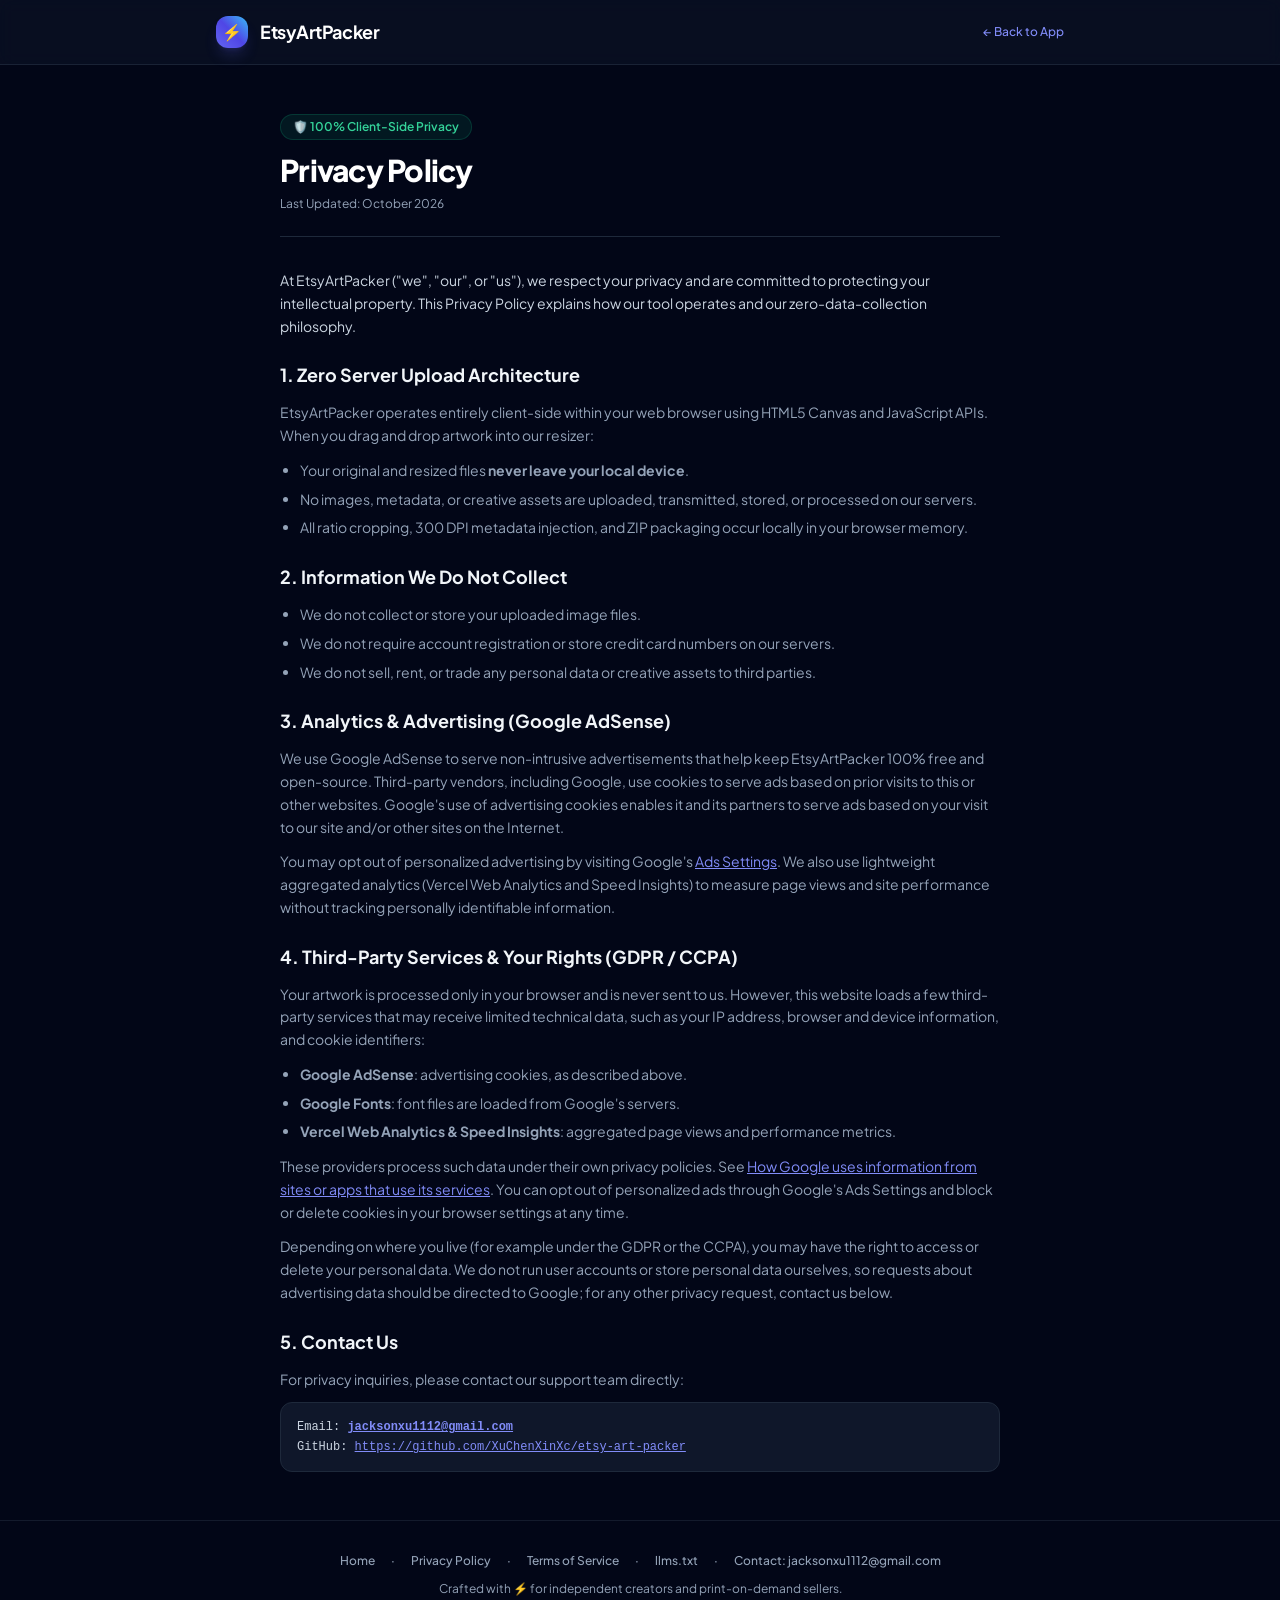
<file: privacy/index.html>
<!DOCTYPE html>
<html lang="en">
<head>
  <meta charset="UTF-8">
  <meta name="viewport" content="width=device-width, initial-scale=1.0">
  <title>Privacy Policy — EtsyArtPacker</title>
  <link rel="canonical" href="https://www.etsyartpacker.com/privacy">
  <link rel="icon" type="image/svg+xml" href="/favicon.svg">
  <link rel="stylesheet" href="/assets/tailwind.css">
  <style>
    @import url('https://fonts.googleapis.com/css2?family=Plus+Jakarta+Sans:wght@400;500;600;700;800&family=JetBrains+Mono:wght@400;500&display=swap');
    body { font-family: 'Plus Jakarta Sans', -apple-system, sans-serif; }
  </style>
</head>
<body class="bg-slate-950 text-slate-100 min-h-screen flex flex-col antialiased selection:bg-indigo-500 selection:text-white">

  <!-- Header -->
  <header class="border-b border-slate-800/80 bg-slate-900/50 backdrop-blur sticky top-0 z-50">
    <div class="max-w-4xl mx-auto px-6 h-16 flex items-center justify-between">
      <a href="/" class="flex items-center gap-3 group">
        <div class="w-8 h-8 rounded-xl bg-gradient-to-tr from-indigo-500 via-indigo-600 to-sky-400 flex items-center justify-center font-black text-white text-base shadow-lg shadow-indigo-500/20 group-hover:scale-105 transition-transform">
          ⚡
        </div>
        <span class="font-bold text-lg text-white tracking-tight">EtsyArtPacker</span>
      </a>
      <a href="/" class="text-xs text-indigo-400 hover:text-indigo-300 font-medium transition flex items-center gap-1">
        ← Back to App
      </a>
    </div>
  </header>

  <!-- Content -->
  <main class="max-w-3xl mx-auto px-6 py-12 flex-1 w-full space-y-8">
    <div class="border-b border-slate-800 pb-6">
      <div class="inline-flex items-center gap-1.5 px-3 py-1 rounded-full bg-emerald-500/10 border border-emerald-500/20 text-emerald-400 text-xs font-semibold mb-3">
        🛡️ 100% Client-Side Privacy
      </div>
      <h1 class="text-3xl font-extrabold text-white tracking-tight">Privacy Policy</h1>
      <p class="text-xs text-slate-400 mt-2">Last Updated: October 2026</p>
    </div>

    <div class="prose prose-invert max-w-none text-slate-300 space-y-6 text-sm leading-relaxed">
      <p>
        At EtsyArtPacker ("we", "our", or "us"), we respect your privacy and are committed to protecting your intellectual property. This Privacy Policy explains how our tool operates and our zero-data-collection philosophy.
      </p>

      <section class="space-y-3">
        <h2 class="text-lg font-bold text-slate-100">1. Zero Server Upload Architecture</h2>
        <p class="text-slate-400">
          EtsyArtPacker operates entirely client-side within your web browser using HTML5 Canvas and JavaScript APIs. When you drag and drop artwork into our resizer:
        </p>
        <ul class="list-disc pl-5 space-y-1.5 text-slate-400">
          <li>Your original and resized files <strong>never leave your local device</strong>.</li>
          <li>No images, metadata, or creative assets are uploaded, transmitted, stored, or processed on our servers.</li>
          <li>All ratio cropping, 300 DPI metadata injection, and ZIP packaging occur locally in your browser memory.</li>
        </ul>
      </section>

      <section class="space-y-3">
        <h2 class="text-lg font-bold text-slate-100">2. Information We Do Not Collect</h2>
        <ul class="list-disc pl-5 space-y-1.5 text-slate-400">
          <li>We do not collect or store your uploaded image files.</li>
          <li>We do not require account registration or store credit card numbers on our servers.</li>
          <li>We do not sell, rent, or trade any personal data or creative assets to third parties.</li>
        </ul>
      </section>

      <section class="space-y-3">
        <h2 class="text-lg font-bold text-slate-100">3. Analytics & Advertising (Google AdSense)</h2>
        <p class="text-slate-400">
          We use Google AdSense to serve non-intrusive advertisements that help keep EtsyArtPacker 100% free and open-source. Third-party vendors, including Google, use cookies to serve ads based on prior visits to this or other websites. Google's use of advertising cookies enables it and its partners to serve ads based on your visit to our site and/or other sites on the Internet.
        </p>
        <p class="text-slate-400">
          You may opt out of personalized advertising by visiting Google's <a href="https://adssettings.google.com" target="_blank" rel="noopener noreferrer" class="text-indigo-400 underline">Ads Settings</a>. We also use lightweight aggregated analytics (Vercel Web Analytics and Speed Insights) to measure page views and site performance without tracking personally identifiable information.
        </p>
      </section>

      <section class="space-y-3">
        <h2 class="text-lg font-bold text-slate-100">4. Third-Party Services & Your Rights (GDPR / CCPA)</h2>
        <p class="text-slate-400">
          Your artwork is processed only in your browser and is never sent to us. However, this website loads a few third-party services that may receive limited technical data, such as your IP address, browser and device information, and cookie identifiers:
        </p>
        <ul class="list-disc pl-5 space-y-1.5 text-slate-400">
          <li><strong>Google AdSense</strong>: advertising cookies, as described above.</li>
          <li><strong>Google Fonts</strong>: font files are loaded from Google's servers.</li>
          <li><strong>Vercel Web Analytics & Speed Insights</strong>: aggregated page views and performance metrics.</li>
        </ul>
        <p class="text-slate-400">
          These providers process such data under their own privacy policies. See <a href="https://policies.google.com/technologies/partner-sites" target="_blank" rel="noopener noreferrer" class="text-indigo-400 underline">How Google uses information from sites or apps that use its services</a>. You can opt out of personalized ads through Google's Ads Settings and block or delete cookies in your browser settings at any time.
        </p>
        <p class="text-slate-400">
          Depending on where you live (for example under the GDPR or the CCPA), you may have the right to access or delete your personal data. We do not run user accounts or store personal data ourselves, so requests about advertising data should be directed to Google; for any other privacy request, contact us below.
        </p>
      </section>

      <section class="space-y-3">
        <h2 class="text-lg font-bold text-slate-100">5. Contact Us</h2>
        <p class="text-slate-400">
          For privacy inquiries, please contact our support team directly:
        </p>
        <div class="p-4 rounded-xl bg-slate-900 border border-slate-800 text-xs font-mono space-y-1">
          <div>Email: <a href="mailto:jacksonxu1112@gmail.com" class="text-indigo-400 hover:text-indigo-300 underline font-semibold">jacksonxu1112@gmail.com</a></div>
          <div>GitHub: <a href="https://github.com/XuChenXinXc/etsy-art-packer" target="_blank" rel="noopener noreferrer" class="text-indigo-400 hover:text-indigo-300 underline">https://github.com/XuChenXinXc/etsy-art-packer</a></div>
        </div>
      </section>
    </div>
  </main>

  <!-- Footer -->
  <footer class="border-t border-slate-800/60 py-8 text-center text-xs text-slate-400 space-y-3">
    <div class="flex flex-wrap items-center justify-center gap-4 text-slate-400 font-medium">
      <a href="/" class="hover:text-indigo-400 transition">Home</a>
      <span>·</span>
      <a href="/privacy" class="hover:text-indigo-400 transition">Privacy Policy</a>
      <span>·</span>
      <a href="/terms" class="hover:text-indigo-400 transition">Terms of Service</a>
      <span>·</span>
      <a href="/llms.txt" class="hover:text-indigo-400 transition">llms.txt</a>
      <span>·</span>
      <a href="mailto:jacksonxu1112@gmail.com" class="hover:text-indigo-400 transition">Contact: jacksonxu1112@gmail.com</a>
    </div>
    <p>
      Crafted with ⚡ for independent creators and print-on-demand sellers.
    </p>
  </footer>
</body>
</html>
</file>
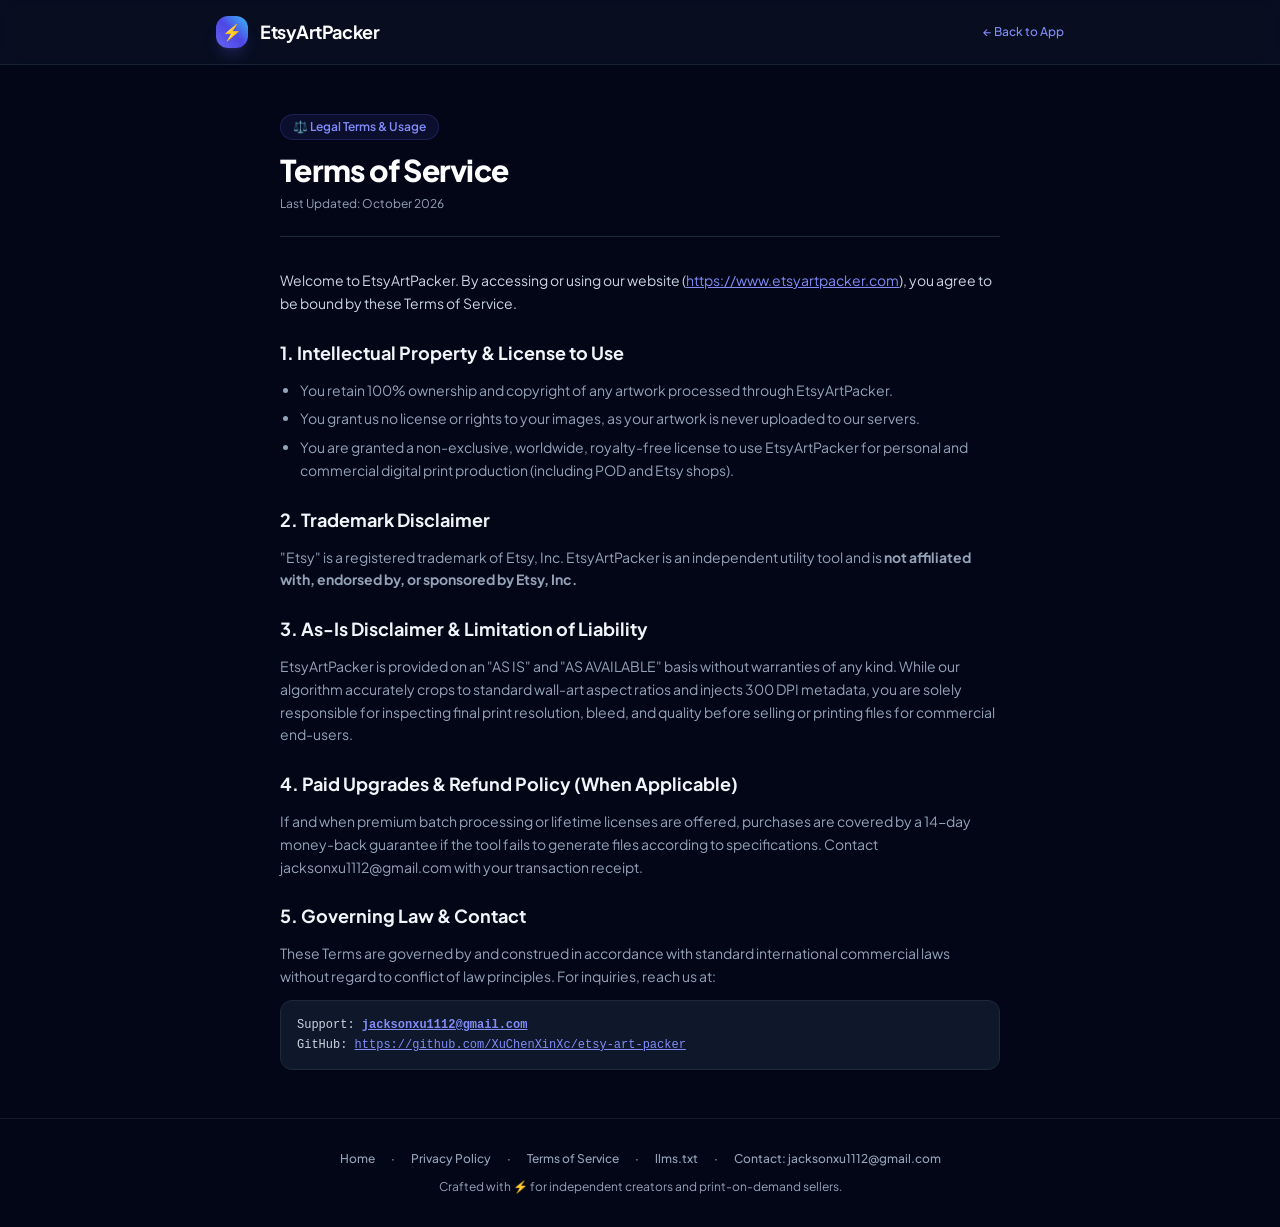
<file: terms/index.html>
<!DOCTYPE html>
<html lang="en">
<head>
  <meta charset="UTF-8">
  <meta name="viewport" content="width=device-width, initial-scale=1.0">
  <title>Terms of Service — EtsyArtPacker</title>
  <link rel="canonical" href="https://www.etsyartpacker.com/terms">
  <link rel="icon" type="image/svg+xml" href="/favicon.svg">
  <link rel="stylesheet" href="/assets/tailwind.css">
  <style>
    @import url('https://fonts.googleapis.com/css2?family=Plus+Jakarta+Sans:wght@400;500;600;700;800&family=JetBrains+Mono:wght@400;500&display=swap');
    body { font-family: 'Plus Jakarta Sans', -apple-system, sans-serif; }
  </style>
</head>
<body class="bg-slate-950 text-slate-100 min-h-screen flex flex-col antialiased selection:bg-indigo-500 selection:text-white">

  <!-- Header -->
  <header class="border-b border-slate-800/80 bg-slate-900/50 backdrop-blur sticky top-0 z-50">
    <div class="max-w-4xl mx-auto px-6 h-16 flex items-center justify-between">
      <a href="/" class="flex items-center gap-3 group">
        <div class="w-8 h-8 rounded-xl bg-gradient-to-tr from-indigo-500 via-indigo-600 to-sky-400 flex items-center justify-center font-black text-white text-base shadow-lg shadow-indigo-500/20 group-hover:scale-105 transition-transform">
          ⚡
        </div>
        <span class="font-bold text-lg text-white tracking-tight">EtsyArtPacker</span>
      </a>
      <a href="/" class="text-xs text-indigo-400 hover:text-indigo-300 font-medium transition flex items-center gap-1">
        ← Back to App
      </a>
    </div>
  </header>

  <!-- Content -->
  <main class="max-w-3xl mx-auto px-6 py-12 flex-1 w-full space-y-8">
    <div class="border-b border-slate-800 pb-6">
      <div class="inline-flex items-center gap-1.5 px-3 py-1 rounded-full bg-indigo-500/10 border border-indigo-500/20 text-indigo-400 text-xs font-semibold mb-3">
        ⚖️ Legal Terms & Usage
      </div>
      <h1 class="text-3xl font-extrabold text-white tracking-tight">Terms of Service</h1>
      <p class="text-xs text-slate-400 mt-2">Last Updated: October 2026</p>
    </div>

    <div class="prose prose-invert max-w-none text-slate-300 space-y-6 text-sm leading-relaxed">
      <p>
        Welcome to EtsyArtPacker. By accessing or using our website (<a href="https://www.etsyartpacker.com" class="text-indigo-400 underline">https://www.etsyartpacker.com</a>), you agree to be bound by these Terms of Service.
      </p>

      <section class="space-y-3">
        <h2 class="text-lg font-bold text-slate-100">1. Intellectual Property & License to Use</h2>
        <ul class="list-disc pl-5 space-y-1.5 text-slate-400">
          <li>You retain 100% ownership and copyright of any artwork processed through EtsyArtPacker.</li>
          <li>You grant us no license or rights to your images, as your artwork is never uploaded to our servers.</li>
          <li>You are granted a non-exclusive, worldwide, royalty-free license to use EtsyArtPacker for personal and commercial digital print production (including POD and Etsy shops).</li>
        </ul>
      </section>

      <section class="space-y-3">
        <h2 class="text-lg font-bold text-slate-100">2. Trademark Disclaimer</h2>
        <p class="text-slate-400">
          "Etsy" is a registered trademark of Etsy, Inc. EtsyArtPacker is an independent utility tool and is <strong>not affiliated with, endorsed by, or sponsored by Etsy, Inc.</strong>
        </p>
      </section>

      <section class="space-y-3">
        <h2 class="text-lg font-bold text-slate-100">3. As-Is Disclaimer & Limitation of Liability</h2>
        <p class="text-slate-400">
          EtsyArtPacker is provided on an "AS IS" and "AS AVAILABLE" basis without warranties of any kind. While our algorithm accurately crops to standard wall-art aspect ratios and injects 300 DPI metadata, you are solely responsible for inspecting final print resolution, bleed, and quality before selling or printing files for commercial end-users.
        </p>
      </section>

      <section class="space-y-3">
        <h2 class="text-lg font-bold text-slate-100">4. Paid Upgrades & Refund Policy (When Applicable)</h2>
        <p class="text-slate-400">
          If and when premium batch processing or lifetime licenses are offered, purchases are covered by a 14-day money-back guarantee if the tool fails to generate files according to specifications. Contact jacksonxu1112@gmail.com with your transaction receipt.
        </p>
      </section>

      <section class="space-y-3">
        <h2 class="text-lg font-bold text-slate-100">5. Governing Law & Contact</h2>
        <p class="text-slate-400">
          These Terms are governed by and construed in accordance with standard international commercial laws without regard to conflict of law principles. For inquiries, reach us at:
        </p>
        <div class="p-4 rounded-xl bg-slate-900 border border-slate-800 text-xs font-mono space-y-1">
          <div>Support: <a href="mailto:jacksonxu1112@gmail.com" class="text-indigo-400 hover:text-indigo-300 underline font-semibold">jacksonxu1112@gmail.com</a></div>
          <div>GitHub: <a href="https://github.com/XuChenXinXc/etsy-art-packer" target="_blank" rel="noopener noreferrer" class="text-indigo-400 hover:text-indigo-300 underline">https://github.com/XuChenXinXc/etsy-art-packer</a></div>
        </div>
      </section>
    </div>
  </main>

  <!-- Footer -->
  <footer class="border-t border-slate-800/60 py-8 text-center text-xs text-slate-400 space-y-3">
    <div class="flex flex-wrap items-center justify-center gap-4 text-slate-400 font-medium">
      <a href="/" class="hover:text-indigo-400 transition">Home</a>
      <span>·</span>
      <a href="/privacy" class="hover:text-indigo-400 transition">Privacy Policy</a>
      <span>·</span>
      <a href="/terms" class="hover:text-indigo-400 transition">Terms of Service</a>
      <span>·</span>
      <a href="/llms.txt" class="hover:text-indigo-400 transition">llms.txt</a>
      <span>·</span>
      <a href="mailto:jacksonxu1112@gmail.com" class="hover:text-indigo-400 transition">Contact: jacksonxu1112@gmail.com</a>
    </div>
    <p>
      Crafted with ⚡ for independent creators and print-on-demand sellers.
    </p>
  </footer>
</body>
</html>
</file>
